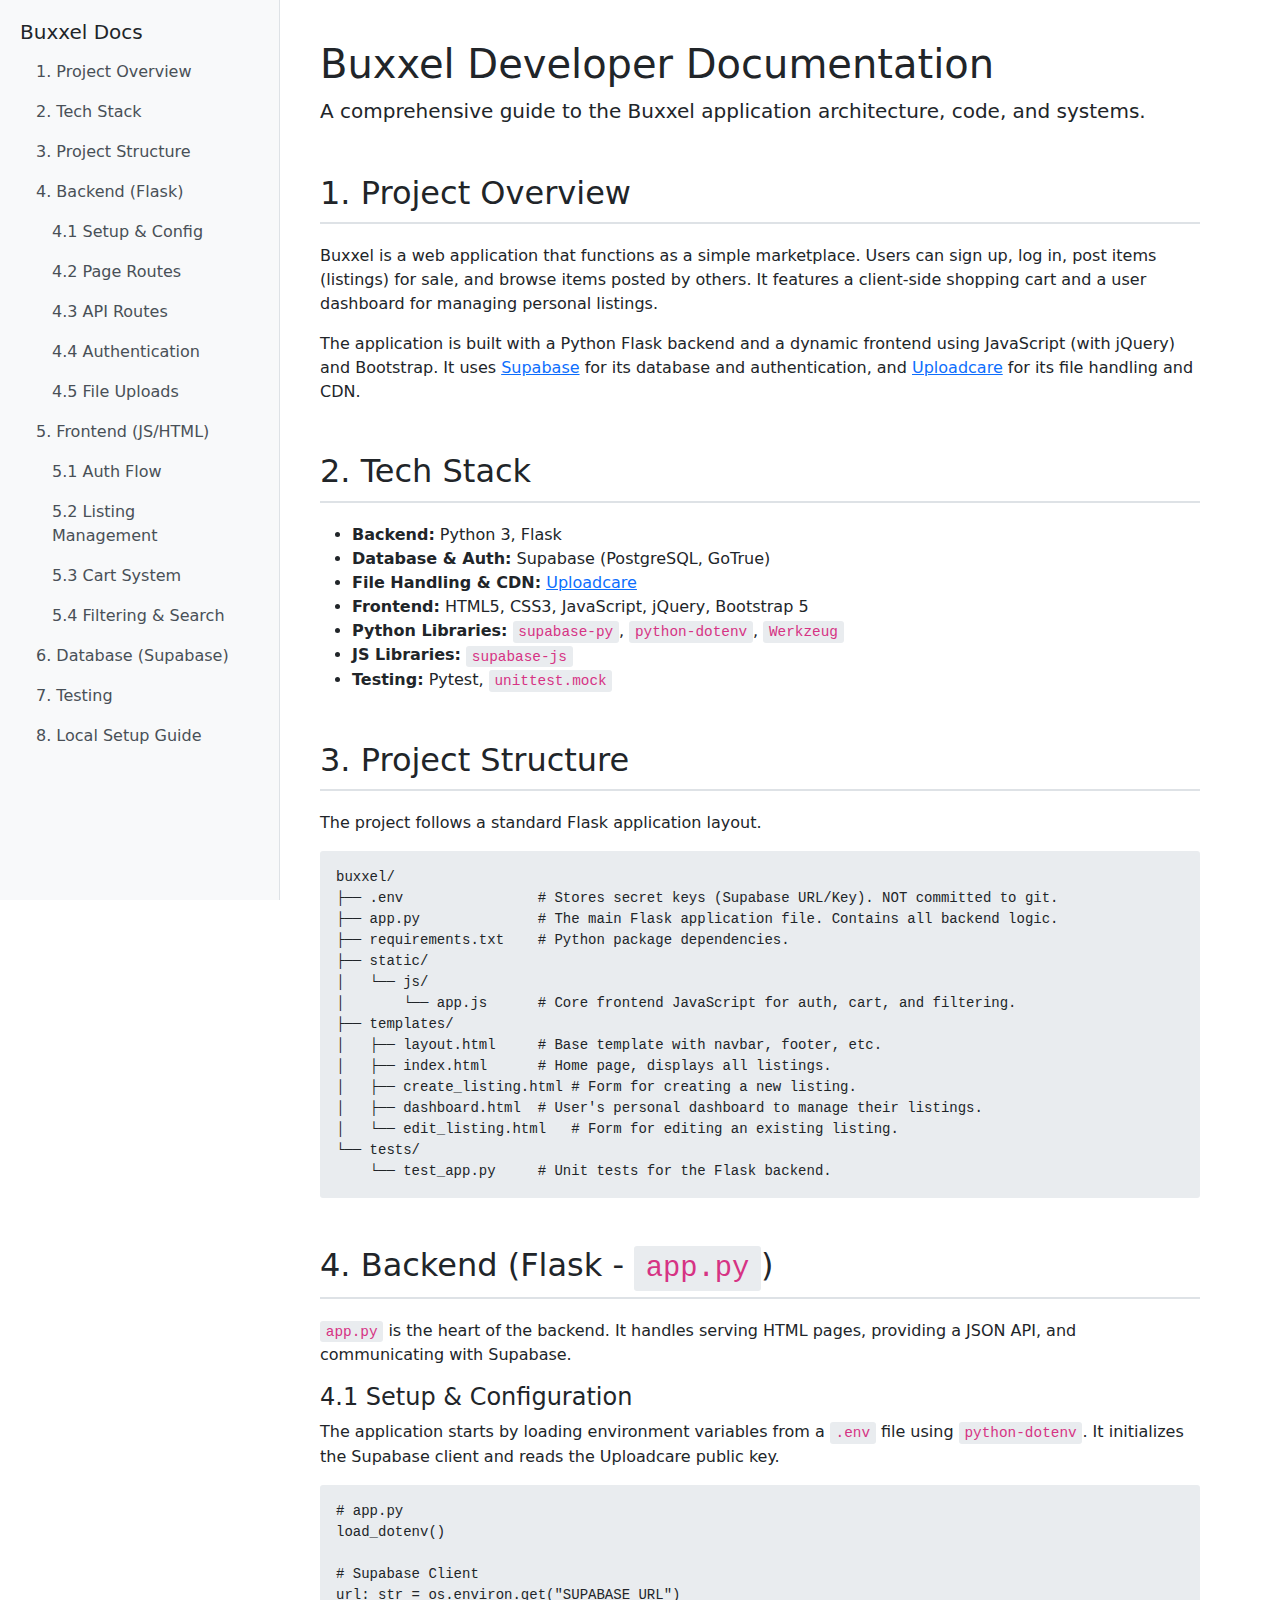
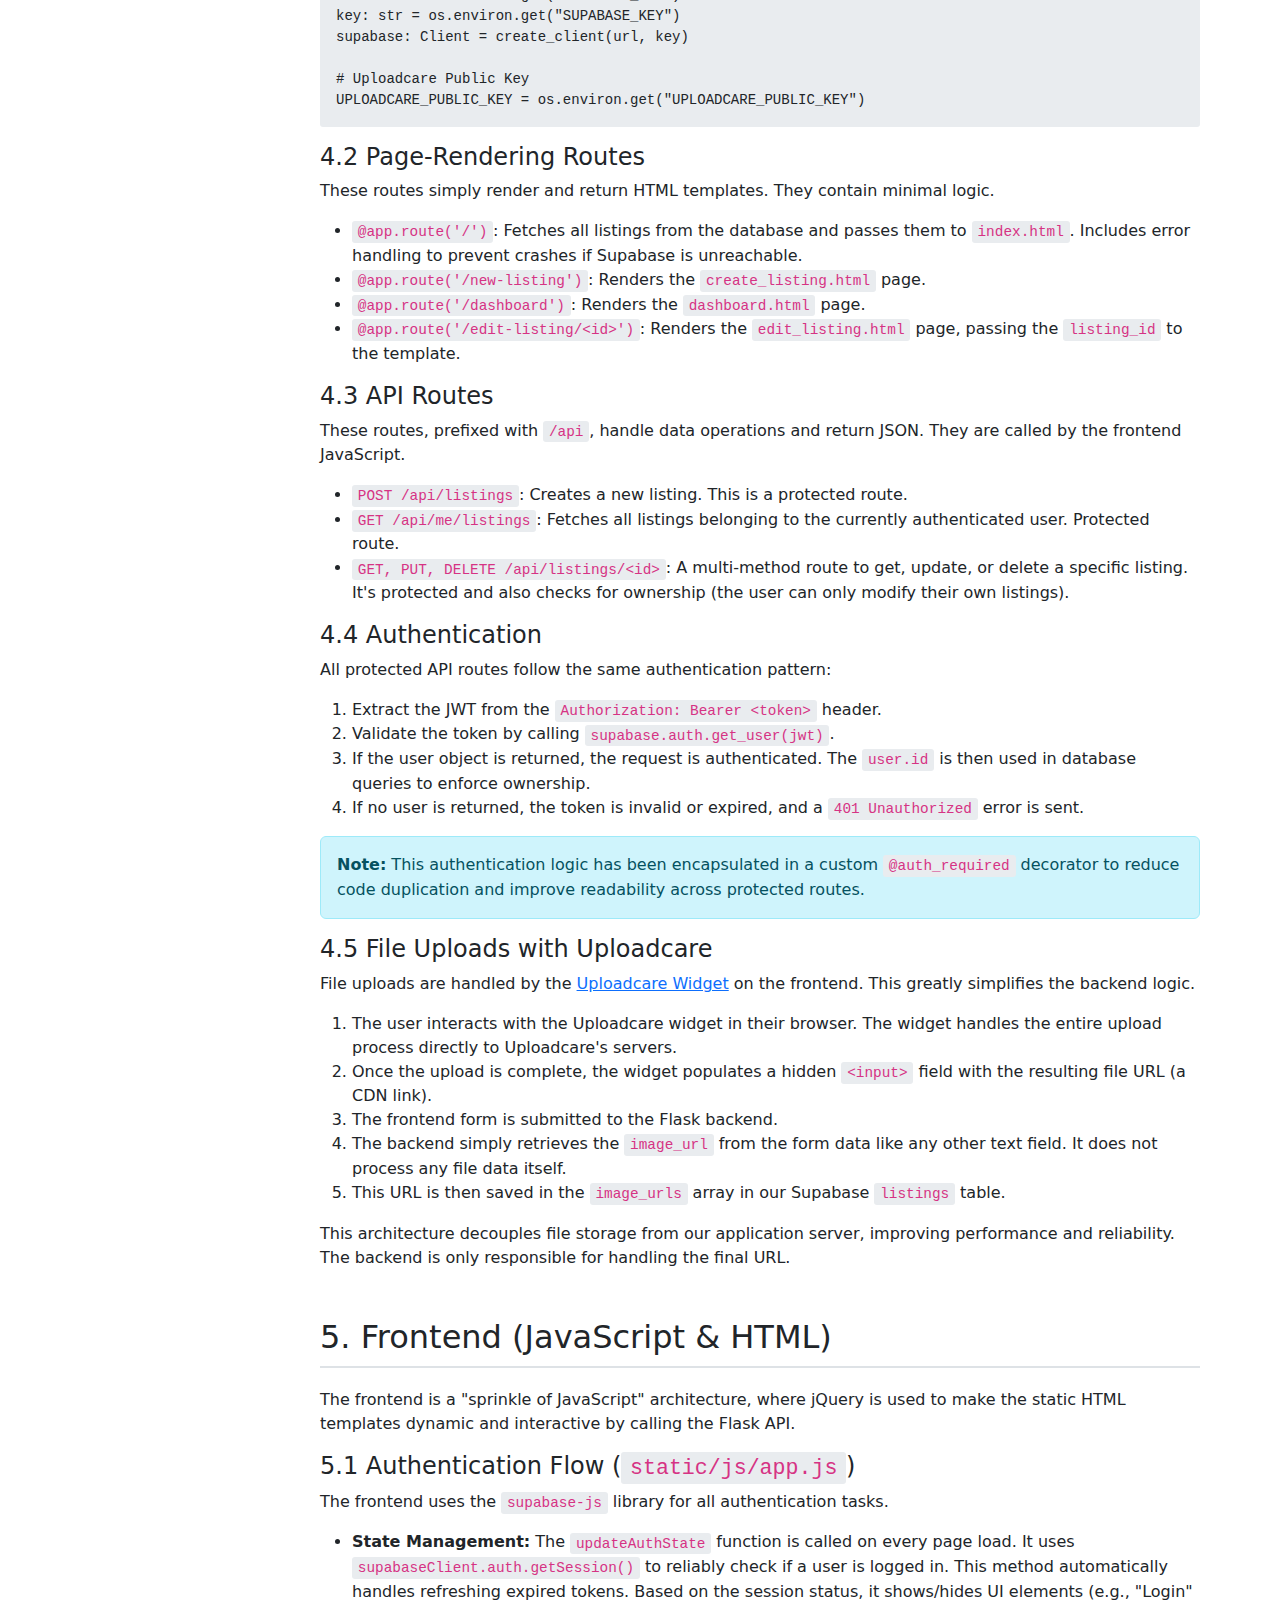
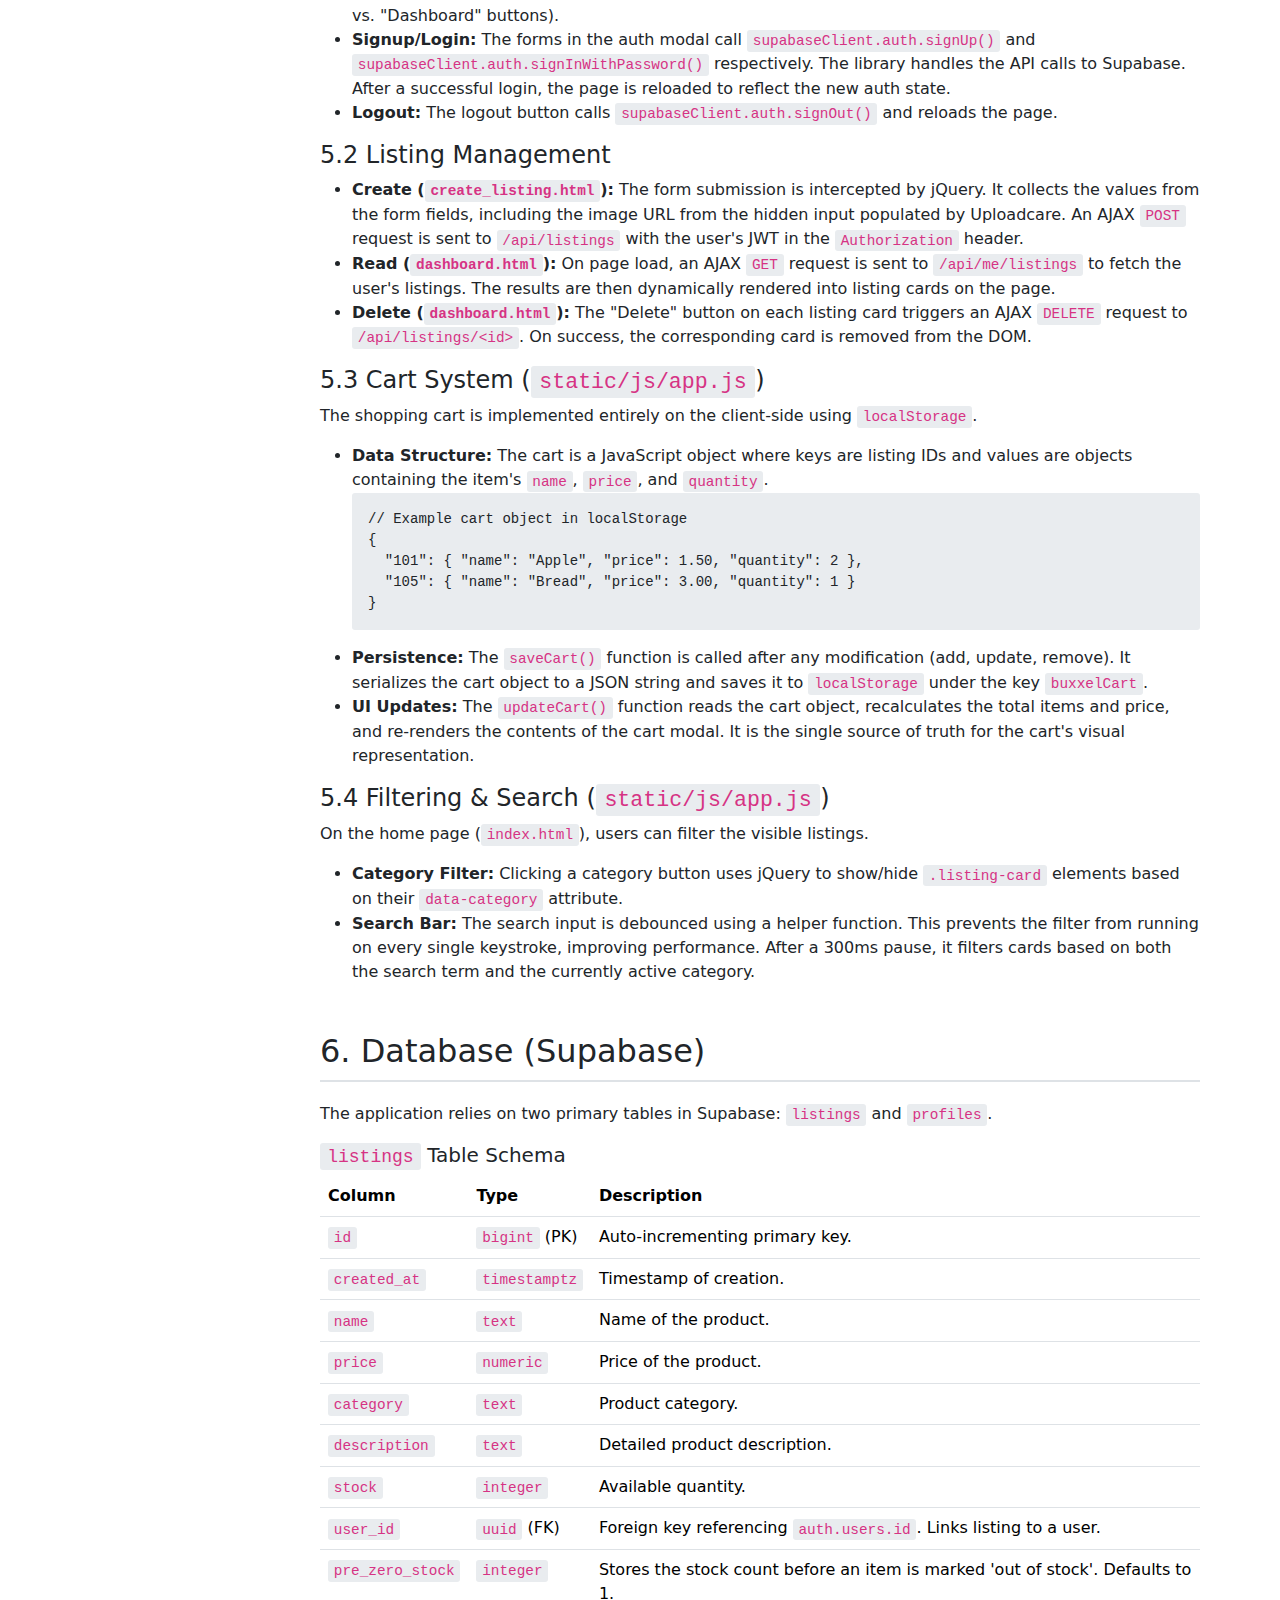
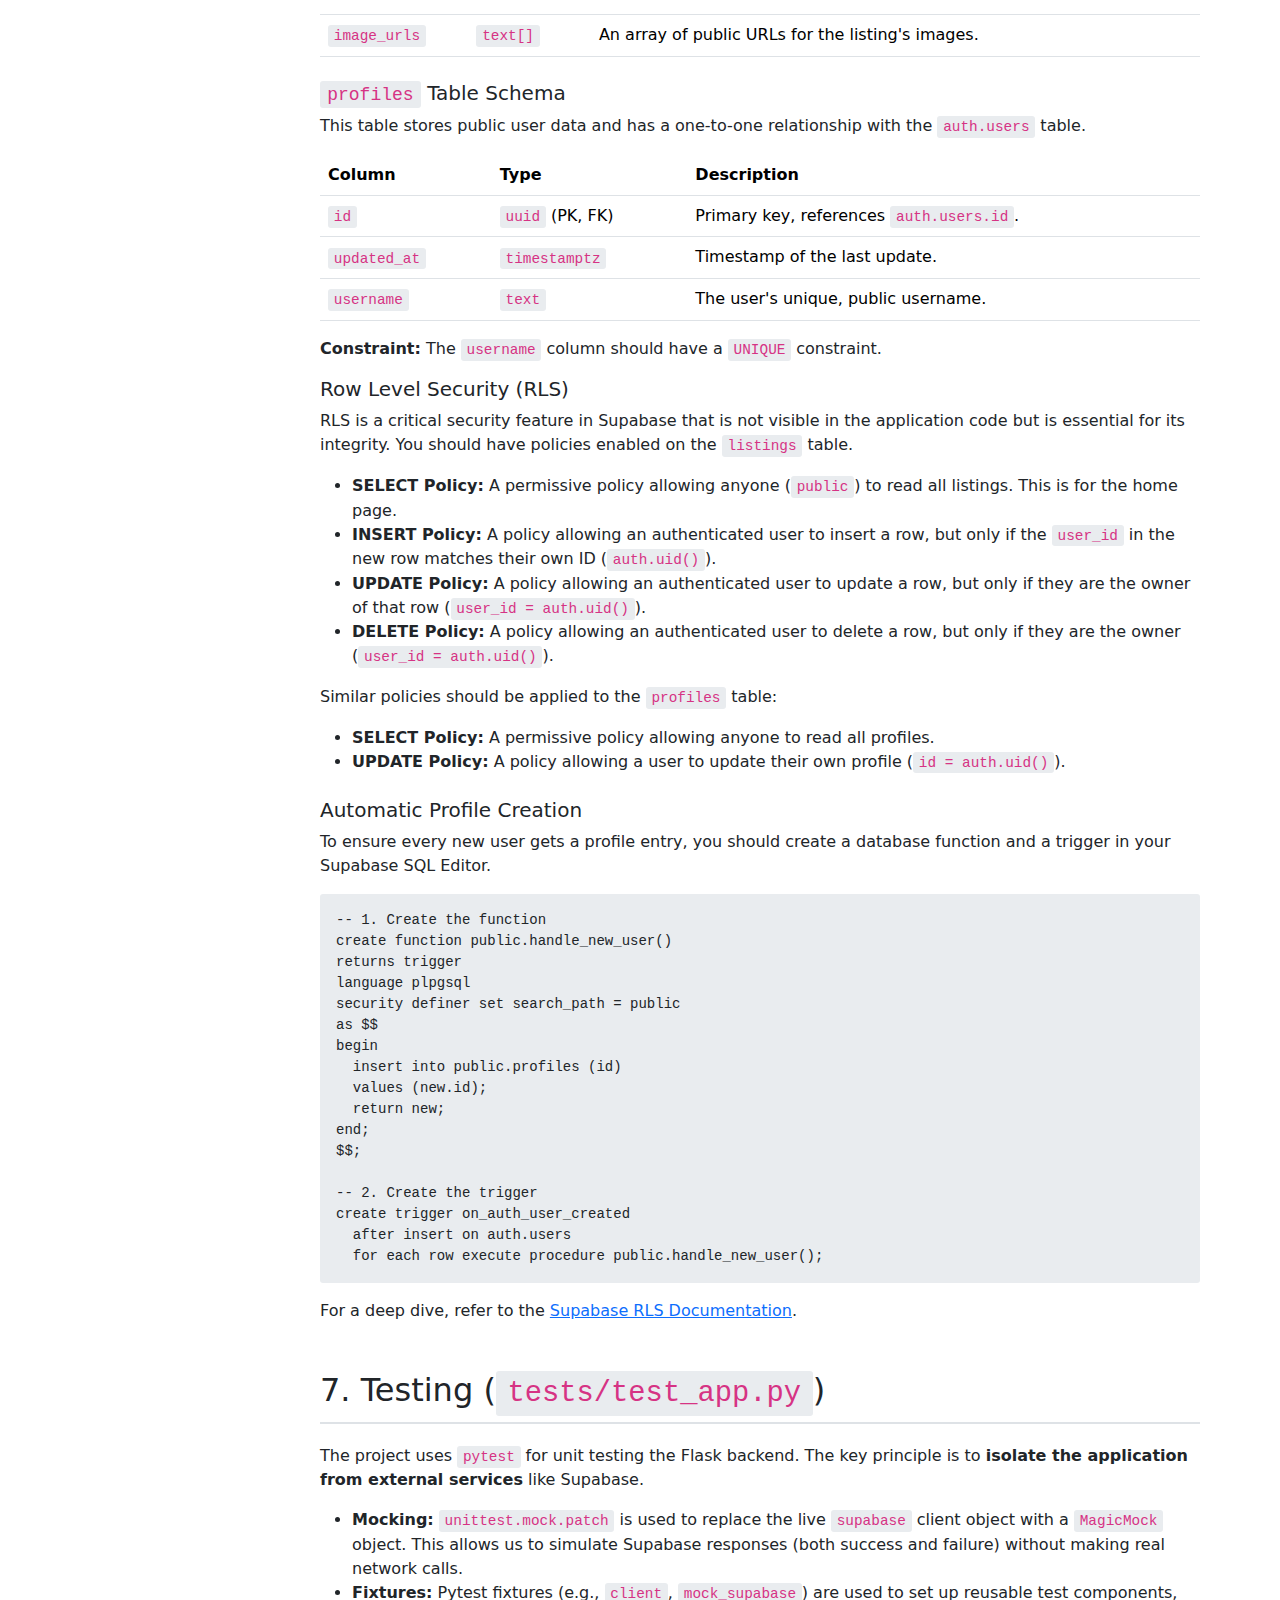
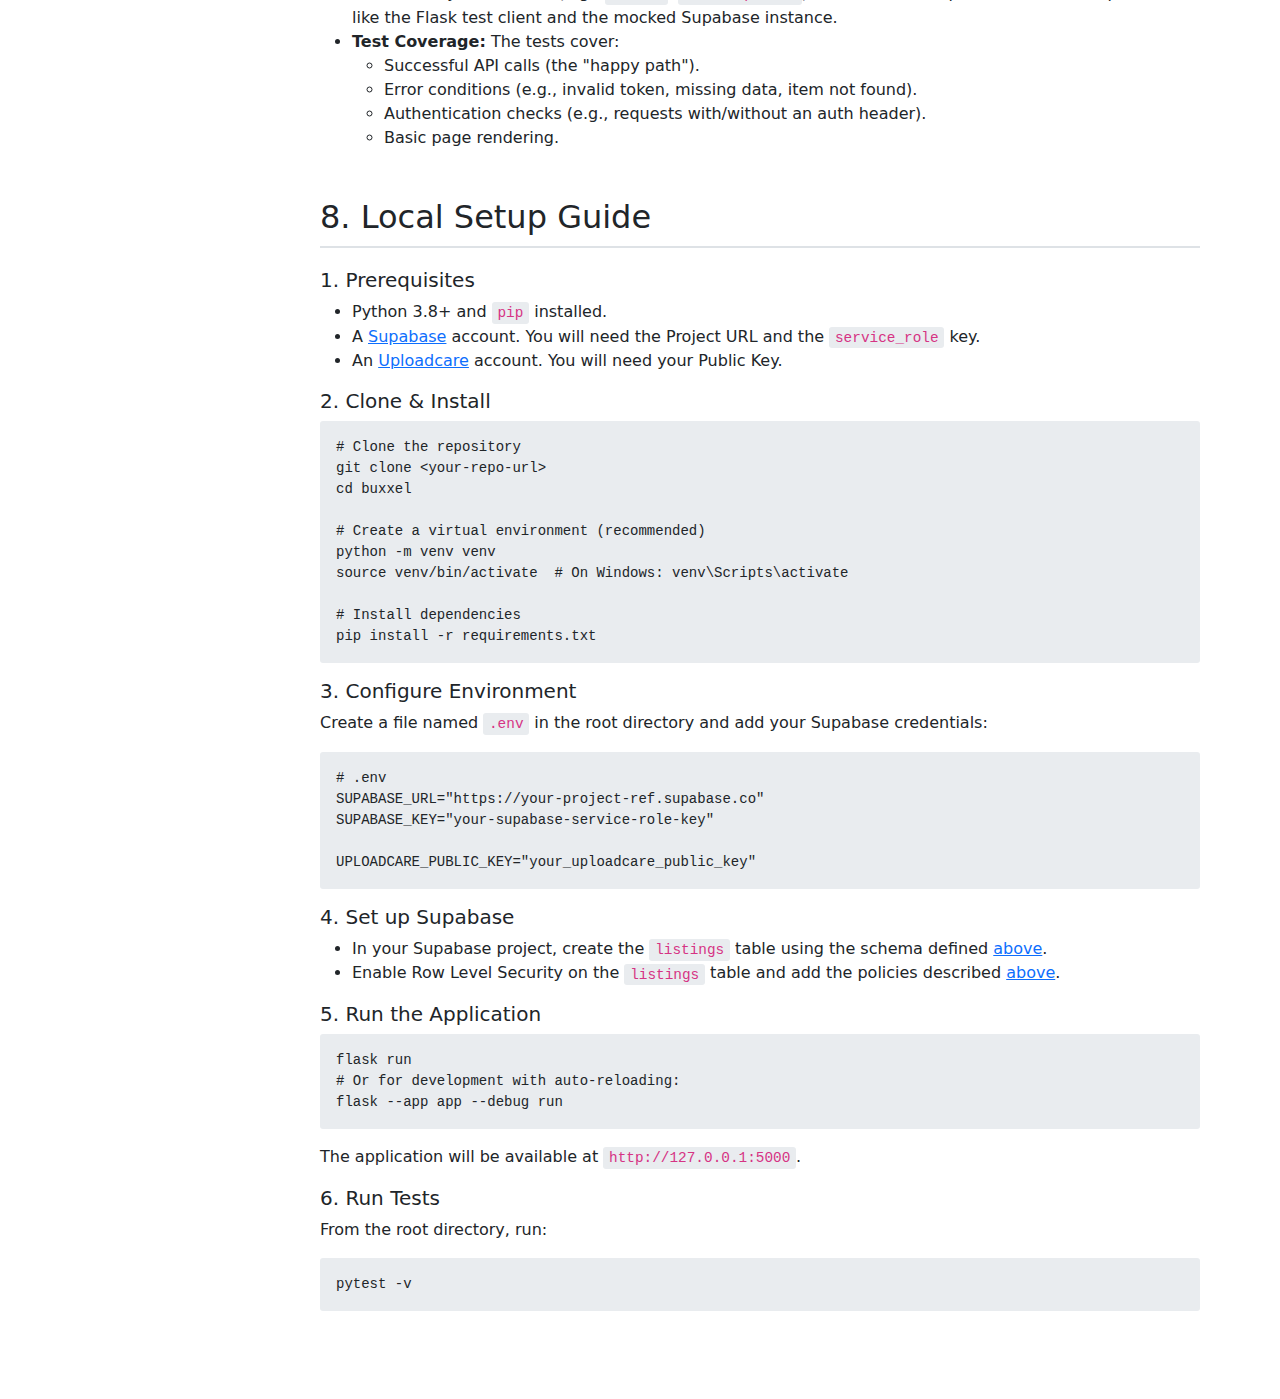
<file: developer_docs.html>
<!DOCTYPE html>
<html lang="en">
<head>
    <meta charset="UTF-8">
    <meta name="viewport" content="width=device-width, initial-scale=1.0">
    <title>Buxxel - Developer Documentation</title>
    <!-- Using the same Bootstrap version as the project for consistency -->
    <link href="https://cdn.jsdelivr.net/npm/bootstrap@5.3.2/dist/css/bootstrap.min.css" rel="stylesheet">
    <style>
        body {
            display: flex;
        }
        #sidebar {
            position: sticky;
            top: 0;
            height: 100vh;
            width: 280px;
            overflow-y: auto;
            padding: 20px;
            background-color: #f8f9fa;
            border-right: 1px solid #dee2e6;
        }
        #main-content {
            flex-grow: 1;
            padding: 40px;
            max-width: 960px;
        }
        section {
            margin-bottom: 3rem;
        }
        .nav-link {
            color: #495057;
        }
        .nav-link.active {
            font-weight: bold;
            color: #0d6efd;
        }
        h2 {
            border-bottom: 2px solid #dee2e6;
            padding-bottom: 10px;
            margin-bottom: 20px;
        }
        code {
            background-color: #e9ecef;
            padding: .2em .4em;
            border-radius: 3px;
            font-size: 90%;
        }
        pre code {
            display: block;
            padding: 1rem;
        }
    </style>
</head>
<body>

<nav id="sidebar">
    <h5>Buxxel Docs</h5>
    <ul class="nav flex-column">
        <li class="nav-item"><a class="nav-link" href="#overview">1. Project Overview</a></li>
        <li class="nav-item"><a class="nav-link" href="#tech-stack">2. Tech Stack</a></li>
        <li class="nav-item"><a class="nav-link" href="#project-structure">3. Project Structure</a></li>
        <li class="nav-item"><a class="nav-link" href="#backend">4. Backend (Flask)</a>
            <ul class="nav flex-column ms-3">
                <li class="nav-item"><a class="nav-link" href="#backend-setup">4.1 Setup & Config</a></li>
                <li class="nav-item"><a class="nav-link" href="#backend-pages">4.2 Page Routes</a></li>
                <li class="nav-item"><a class="nav-link" href="#backend-api">4.3 API Routes</a></li>
                <li class="nav-item"><a class="nav-link" href="#backend-auth">4.4 Authentication</a></li>
                <li class="nav-item"><a class="nav-link" href="#backend-upload">4.5 File Uploads</a></li>
            </ul>
        </li>
        <li class="nav-item"><a class="nav-link" href="#frontend">5. Frontend (JS/HTML)</a>
            <ul class="nav flex-column ms-3">
                <li class="nav-item"><a class="nav-link" href="#frontend-auth">5.1 Auth Flow</a></li>
                <li class="nav-item"><a class="nav-link" href="#frontend-listings">5.2 Listing Management</a></li>
                <li class="nav-item"><a class="nav-link" href="#frontend-cart">5.3 Cart System</a></li>
                <li class="nav-item"><a class="nav-link" href="#frontend-filtering">5.4 Filtering & Search</a></li>
            </ul>
        </li>
        <li class="nav-item"><a class="nav-link" href="#database">6. Database (Supabase)</a></li>
        <li class="nav-item"><a class="nav-link" href="#testing">7. Testing</a></li>
        <li class="nav-item"><a class="nav-link" href="#setup-guide">8. Local Setup Guide</a></li>
    </ul>
</nav>

<main id="main-content">
    <header class="mb-5">
        <h1>Buxxel Developer Documentation</h1>
        <p class="lead">A comprehensive guide to the Buxxel application architecture, code, and systems.</p>
    </header>

    <section id="overview">
        <h2>1. Project Overview</h2>
        <p>Buxxel is a web application that functions as a simple marketplace. Users can sign up, log in, post items (listings) for sale, and browse items posted by others. It features a client-side shopping cart and a user dashboard for managing personal listings.</p>
        <p>The application is built with a Python Flask backend and a dynamic frontend using JavaScript (with jQuery) and Bootstrap. It uses <a href="https://supabase.com/" target="_blank">Supabase</a> for its database and authentication, and <a href="https://uploadcare.com/" target="_blank">Uploadcare</a> for its file handling and CDN.</p>
    </section>

    <section id="tech-stack">
        <h2>2. Tech Stack</h2>
        <ul>
            <li><strong>Backend:</strong> Python 3, Flask</li>
            <li><strong>Database &amp; Auth:</strong> Supabase (PostgreSQL, GoTrue)</li>
            <li><strong>File Handling & CDN:</strong> <a href="https://uploadcare.com/" target="_blank">Uploadcare</a></li>
            <li><strong>Frontend:</strong> HTML5, CSS3, JavaScript, jQuery, Bootstrap 5</li>
            <li><strong>Python Libraries:</strong> <code>supabase-py</code>, <code>python-dotenv</code>, <code>Werkzeug</code></li>
            <li><strong>JS Libraries:</strong> <code>supabase-js</code></li>
            <li><strong>Testing:</strong> Pytest, <code>unittest.mock</code></li>
        </ul>
    </section>

    <section id="project-structure">
        <h2>3. Project Structure</h2>
        <p>The project follows a standard Flask application layout.</p>
        <pre><code>buxxel/
├── .env                # Stores secret keys (Supabase URL/Key). NOT committed to git.
├── app.py              # The main Flask application file. Contains all backend logic.
├── requirements.txt    # Python package dependencies.
├── static/
│   └── js/
│       └── app.js      # Core frontend JavaScript for auth, cart, and filtering.
├── templates/
│   ├── layout.html     # Base template with navbar, footer, etc.
│   ├── index.html      # Home page, displays all listings.
│   ├── create_listing.html # Form for creating a new listing.
│   ├── dashboard.html  # User's personal dashboard to manage their listings.
│   └── edit_listing.html   # Form for editing an existing listing.
└── tests/
    └── test_app.py     # Unit tests for the Flask backend.
</code></pre>
    </section>

    <section id="backend">
        <h2>4. Backend (Flask - <code>app.py</code>)</h2>
        <p><code>app.py</code> is the heart of the backend. It handles serving HTML pages, providing a JSON API, and communicating with Supabase.</p>

        <h4 id="backend-setup">4.1 Setup &amp; Configuration</h4>
        <p>The application starts by loading environment variables from a <code>.env</code> file using <code>python-dotenv</code>. It initializes the Supabase client and reads the Uploadcare public key.</p>
        <pre><code># app.py
load_dotenv()

# Supabase Client
url: str = os.environ.get("SUPABASE_URL")
key: str = os.environ.get("SUPABASE_KEY")
supabase: Client = create_client(url, key)

# Uploadcare Public Key
UPLOADCARE_PUBLIC_KEY = os.environ.get("UPLOADCARE_PUBLIC_KEY")</code></pre>

        <h4 id="backend-pages">4.2 Page-Rendering Routes</h4>
        <p>These routes simply render and return HTML templates. They contain minimal logic.</p>
        <ul>
            <li><code>@app.route('/')</code>: Fetches all listings from the database and passes them to <code>index.html</code>. Includes error handling to prevent crashes if Supabase is unreachable.</li>
            <li><code>@app.route('/new-listing')</code>: Renders the <code>create_listing.html</code> page.</li>
            <li><code>@app.route('/dashboard')</code>: Renders the <code>dashboard.html</code> page.</li>
            <li><code>@app.route('/edit-listing/&lt;id&gt;')</code>: Renders the <code>edit_listing.html</code> page, passing the <code>listing_id</code> to the template.</li>
        </ul>

        <h4 id="backend-api">4.3 API Routes</h4>
        <p>These routes, prefixed with <code>/api</code>, handle data operations and return JSON. They are called by the frontend JavaScript.</p>
        <ul>
            <li><code>POST /api/listings</code>: Creates a new listing. This is a protected route.</li>
            <li><code>GET /api/me/listings</code>: Fetches all listings belonging to the currently authenticated user. Protected route.</li>
            <li><code>GET, PUT, DELETE /api/listings/&lt;id&gt;</code>: A multi-method route to get, update, or delete a specific listing. It's protected and also checks for ownership (the user can only modify their own listings).</li>
        </ul>

        <h4 id="backend-auth">4.4 Authentication</h4>
        <p>All protected API routes follow the same authentication pattern:</p>
        <ol>
            <li>Extract the JWT from the <code>Authorization: Bearer &lt;token&gt;</code> header.</li>
            <li>Validate the token by calling <code>supabase.auth.get_user(jwt)</code>.</li>
            <li>If the user object is returned, the request is authenticated. The <code>user.id</code> is then used in database queries to enforce ownership.</li>
            <li>If no user is returned, the token is invalid or expired, and a <code>401 Unauthorized</code> error is sent.</li>
        </ol>
        <div class="alert alert-info">
            <strong>Note:</strong> This authentication logic has been encapsulated in a custom <code>@auth_required</code> decorator to reduce code duplication and improve readability across protected routes.
        </div>

        <h4 id="backend-upload">4.5 File Uploads with Uploadcare</h4>
        <p>File uploads are handled by the <a href="https://uploadcare.com/" target="_blank">Uploadcare Widget</a> on the frontend. This greatly simplifies the backend logic.</p>
        <ol>
            <li>The user interacts with the Uploadcare widget in their browser. The widget handles the entire upload process directly to Uploadcare's servers.</li>
            <li>Once the upload is complete, the widget populates a hidden <code>&lt;input&gt;</code> field with the resulting file URL (a CDN link).</li>
            <li>The frontend form is submitted to the Flask backend.</li>
            <li>The backend simply retrieves the <code>image_url</code> from the form data like any other text field. It does not process any file data itself.</li>
            <li>This URL is then saved in the <code>image_urls</code> array in our Supabase <code>listings</code> table.</li>
        </ol>
        <p>This architecture decouples file storage from our application server, improving performance and reliability. The backend is only responsible for handling the final URL.</p>
    </section>

    <section id="frontend">
        <h2>5. Frontend (JavaScript & HTML)</h2>
        <p>The frontend is a "sprinkle of JavaScript" architecture, where jQuery is used to make the static HTML templates dynamic and interactive by calling the Flask API.</p>

        <h4 id="frontend-auth">5.1 Authentication Flow (<code>static/js/app.js</code>)</h4>
        <p>The frontend uses the <code>supabase-js</code> library for all authentication tasks.</p>
        <ul>
            <li><strong>State Management:</strong> The <code>updateAuthState</code> function is called on every page load. It uses <code>supabaseClient.auth.getSession()</code> to reliably check if a user is logged in. This method automatically handles refreshing expired tokens. Based on the session status, it shows/hides UI elements (e.g., "Login" vs. "Dashboard" buttons).</li>
            <li><strong>Signup/Login:</strong> The forms in the auth modal call <code>supabaseClient.auth.signUp()</code> and <code>supabaseClient.auth.signInWithPassword()</code> respectively. The library handles the API calls to Supabase. After a successful login, the page is reloaded to reflect the new auth state.</li>
            <li><strong>Logout:</strong> The logout button calls <code>supabaseClient.auth.signOut()</code> and reloads the page.</li>
        </ul>

        <h4 id="frontend-listings">5.2 Listing Management</h4>
        <ul>
            <li><strong>Create (<code>create_listing.html</code>):</strong> The form submission is intercepted by jQuery. It collects the values from the form fields, including the image URL from the hidden input populated by Uploadcare. An AJAX <code>POST</code> request is sent to <code>/api/listings</code> with the user's JWT in the <code>Authorization</code> header.</li>
            <li><strong>Read (<code>dashboard.html</code>):</strong> On page load, an AJAX <code>GET</code> request is sent to <code>/api/me/listings</code> to fetch the user's listings. The results are then dynamically rendered into listing cards on the page.</li>
            <li><strong>Delete (<code>dashboard.html</code>):</strong> The "Delete" button on each listing card triggers an AJAX <code>DELETE</code> request to <code>/api/listings/&lt;id&gt;</code>. On success, the corresponding card is removed from the DOM.</li>
        </ul>

        <h4 id="frontend-cart">5.3 Cart System (<code>static/js/app.js</code>)</h4>
        <p>The shopping cart is implemented entirely on the client-side using <code>localStorage</code>.</p>
        <ul>
            <li><strong>Data Structure:</strong> The cart is a JavaScript object where keys are listing IDs and values are objects containing the item's <code>name</code>, <code>price</code>, and <code>quantity</code>.
                <pre><code>// Example cart object in localStorage
{
  "101": { "name": "Apple", "price": 1.50, "quantity": 2 },
  "105": { "name": "Bread", "price": 3.00, "quantity": 1 }
}</code></pre>
            </li>
            <li><strong>Persistence:</strong> The <code>saveCart()</code> function is called after any modification (add, update, remove). It serializes the cart object to a JSON string and saves it to <code>localStorage</code> under the key <code>buxxelCart</code>.</li>
            <li><strong>UI Updates:</strong> The <code>updateCart()</code> function reads the cart object, recalculates the total items and price, and re-renders the contents of the cart modal. It is the single source of truth for the cart's visual representation.</li>
        </ul>

        <h4 id="frontend-filtering">5.4 Filtering & Search (<code>static/js/app.js</code>)</h4>
        <p>On the home page (<code>index.html</code>), users can filter the visible listings.</p>
        <ul>
            <li><strong>Category Filter:</strong> Clicking a category button uses jQuery to show/hide <code>.listing-card</code> elements based on their <code>data-category</code> attribute.</li>
            <li><strong>Search Bar:</strong> The search input is debounced using a helper function. This prevents the filter from running on every single keystroke, improving performance. After a 300ms pause, it filters cards based on both the search term and the currently active category.</li>
        </ul>
    </section>

    <section id="database">
        <h2>6. Database (Supabase)</h2>
        <p>The application relies on two primary tables in Supabase: <code>listings</code> and <code>profiles</code>.</p>
        <h5><code>listings</code> Table Schema</h5>
        <table class="table">
            <thead>
                <tr><th>Column</th><th>Type</th><th>Description</th></tr>
            </thead>
            <tbody>
                <tr><td><code>id</code></td><td><code>bigint</code> (PK)</td><td>Auto-incrementing primary key.</td></tr>
                <tr><td><code>created_at</code></td><td><code>timestamptz</code></td><td>Timestamp of creation.</td></tr>
                <tr><td><code>name</code></td><td><code>text</code></td><td>Name of the product.</td></tr>
                <tr><td><code>price</code></td><td><code>numeric</code></td><td>Price of the product.</td></tr>
                <tr><td><code>category</code></td><td><code>text</code></td><td>Product category.</td></tr>
                <tr><td><code>description</code></td><td><code>text</code></td><td>Detailed product description.</td></tr>
                <tr><td><code>stock</code></td><td><code>integer</code></td><td>Available quantity.</td></tr>
                <tr><td><code>user_id</code></td><td><code>uuid</code> (FK)</td><td>Foreign key referencing <code>auth.users.id</code>. Links listing to a user.</td></tr>
                <tr><td><code>pre_zero_stock</code></td><td><code>integer</code></td><td>Stores the stock count before an item is marked 'out of stock'. Defaults to 1.</td></tr>
                <tr><td><code>image_urls</code></td><td><code>text[]</code></td><td>An array of public URLs for the listing's images.</td></tr>
            </tbody>
        </table>

        <h5 class="mt-4"><code>profiles</code> Table Schema</h5>
        <p>This table stores public user data and has a one-to-one relationship with the <code>auth.users</code> table.</p>
        <table class="table">
            <thead>
                <tr><th>Column</th><th>Type</th><th>Description</th></tr>
            </thead>
            <tbody>
                <tr><td><code>id</code></td><td><code>uuid</code> (PK, FK)</td><td>Primary key, references <code>auth.users.id</code>.</td></tr>
                <tr><td><code>updated_at</code></td><td><code>timestamptz</code></td><td>Timestamp of the last update.</td></tr>
                <tr><td><code>username</code></td><td><code>text</code></td><td>The user's unique, public username.</td></tr>
            </tbody>
        </table>
        <p><strong>Constraint:</strong> The <code>username</code> column should have a <code>UNIQUE</code> constraint.</p>

        <h5>Row Level Security (RLS)</h5>
        <p>RLS is a critical security feature in Supabase that is not visible in the application code but is essential for its integrity. You should have policies enabled on the <code>listings</code> table.</p>
        <ul>
            <li><strong>SELECT Policy:</strong> A permissive policy allowing anyone (<code>public</code>) to read all listings. This is for the home page.</li>
            <li><strong>INSERT Policy:</strong> A policy allowing an authenticated user to insert a row, but only if the <code>user_id</code> in the new row matches their own ID (<code>auth.uid()</code>).</li>
            <li><strong>UPDATE Policy:</strong> A policy allowing an authenticated user to update a row, but only if they are the owner of that row (<code>user_id = auth.uid()</code>).</li>
            <li><strong>DELETE Policy:</strong> A policy allowing an authenticated user to delete a row, but only if they are the owner (<code>user_id = auth.uid()</code>).</li>
        </ul>
        <p>Similar policies should be applied to the <code>profiles</code> table:</p>
        <ul>
            <li><strong>SELECT Policy:</strong> A permissive policy allowing anyone to read all profiles.</li>
            <li><strong>UPDATE Policy:</strong> A policy allowing a user to update their own profile (<code>id = auth.uid()</code>).</li>
        </ul>

        <h5 class="mt-4">Automatic Profile Creation</h5>
        <p>To ensure every new user gets a profile entry, you should create a database function and a trigger in your Supabase SQL Editor.</p>
        <pre><code>-- 1. Create the function
create function public.handle_new_user()
returns trigger
language plpgsql
security definer set search_path = public
as $$
begin
  insert into public.profiles (id)
  values (new.id);
  return new;
end;
$$;

-- 2. Create the trigger
create trigger on_auth_user_created
  after insert on auth.users
  for each row execute procedure public.handle_new_user();</code></pre>
        <p>For a deep dive, refer to the <a href="https://supabase.com/docs/guides/auth/row-level-security" target="_blank">Supabase RLS Documentation</a>.</p>
    </section>

    <section id="testing">
        <h2>7. Testing (<code>tests/test_app.py</code>)</h2>
        <p>The project uses <code>pytest</code> for unit testing the Flask backend. The key principle is to <strong>isolate the application from external services</strong> like Supabase.</p>
        <ul>
            <li><strong>Mocking:</strong> <code>unittest.mock.patch</code> is used to replace the live <code>supabase</code> client object with a <code>MagicMock</code> object. This allows us to simulate Supabase responses (both success and failure) without making real network calls.</li>
            <li><strong>Fixtures:</strong> Pytest fixtures (e.g., <code>client</code>, <code>mock_supabase</code>) are used to set up reusable test components, like the Flask test client and the mocked Supabase instance.</li>
            <li><strong>Test Coverage:</strong> The tests cover:
                <ul>
                    <li>Successful API calls (the "happy path").</li>
                    <li>Error conditions (e.g., invalid token, missing data, item not found).</li>
                    <li>Authentication checks (e.g., requests with/without an auth header).</li>
                    <li>Basic page rendering.</li>
                </ul>
            </li>
        </ul>
    </section>

    <section id="setup-guide">
        <h2>8. Local Setup Guide</h2>
        
        <h5>1. Prerequisites</h5>
        <ul>
            <li>Python 3.8+ and <code>pip</code> installed.</li>
            <li>A <a href="https://supabase.com" target="_blank">Supabase</a> account. You will need the Project URL and the <code>service_role</code> key.</li>
            <li>An <a href="https://uploadcare.com" target="_blank">Uploadcare</a> account. You will need your Public Key.</li>
        </ul>

        <h5>2. Clone & Install</h5>
        <pre><code># Clone the repository
git clone &lt;your-repo-url&gt;
cd buxxel

# Create a virtual environment (recommended)
python -m venv venv
source venv/bin/activate  # On Windows: venv\Scripts\activate

# Install dependencies
pip install -r requirements.txt</code></pre>

        <h5>3. Configure Environment</h5>
        <p>Create a file named <code>.env</code> in the root directory and add your Supabase credentials:</p>
        <pre><code># .env
SUPABASE_URL="https://your-project-ref.supabase.co"
SUPABASE_KEY="your-supabase-service-role-key"

UPLOADCARE_PUBLIC_KEY="your_uploadcare_public_key"</code></pre>

        <h5>4. Set up Supabase</h5>
        <ul>
            <li>In your Supabase project, create the <code>listings</code> table using the schema defined <a href="#database">above</a>.</li>
            <li>Enable Row Level Security on the <code>listings</code> table and add the policies described <a href="#database">above</a>.</li>
        </ul>

        <h5>5. Run the Application</h5>
        <pre><code>flask run
# Or for development with auto-reloading:
flask --app app --debug run</code></pre>
        <p>The application will be available at <code>http://127.0.0.1:5000</code>.</p>

        <h5>6. Run Tests</h5>
        <p>From the root directory, run:</p>
        <pre><code>pytest -v</code></pre>
    </section>

</main>

<script>
    // Simple scrollspy-like functionality to highlight the current section in the sidebar
    const sections = document.querySelectorAll('section');
    const navLinks = document.querySelectorAll('#sidebar .nav-link');

    window.addEventListener('scroll', () => {
        let current = '';
        sections.forEach(section => {
            const sectionTop = section.offsetTop;
            if (pageYOffset >= sectionTop - 60) {
                current = section.getAttribute('id');
            }
        });

        navLinks.forEach(link => {
            link.classList.remove('active');
            if (link.getAttribute('href').includes(current)) {
                link.classList.add('active');
            }
        });
    });
</script>

</body>
</html>
</file>
